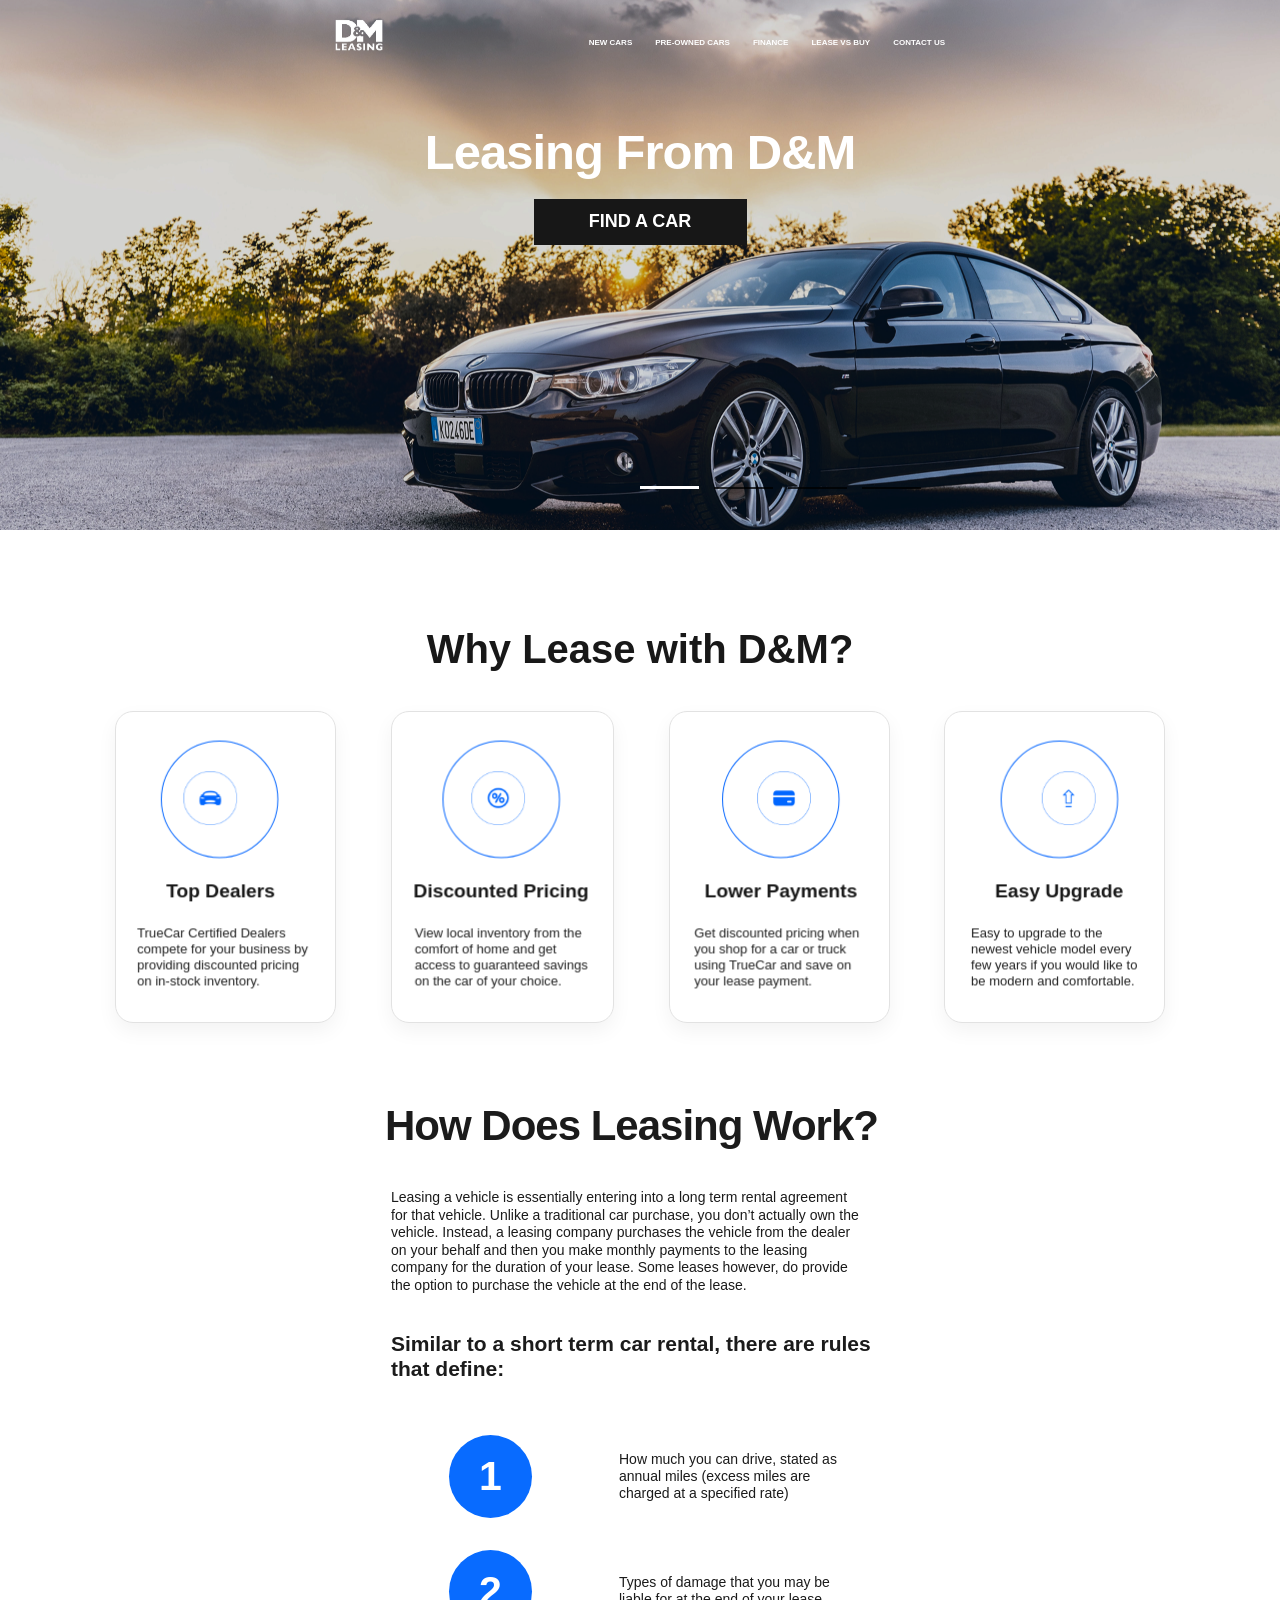
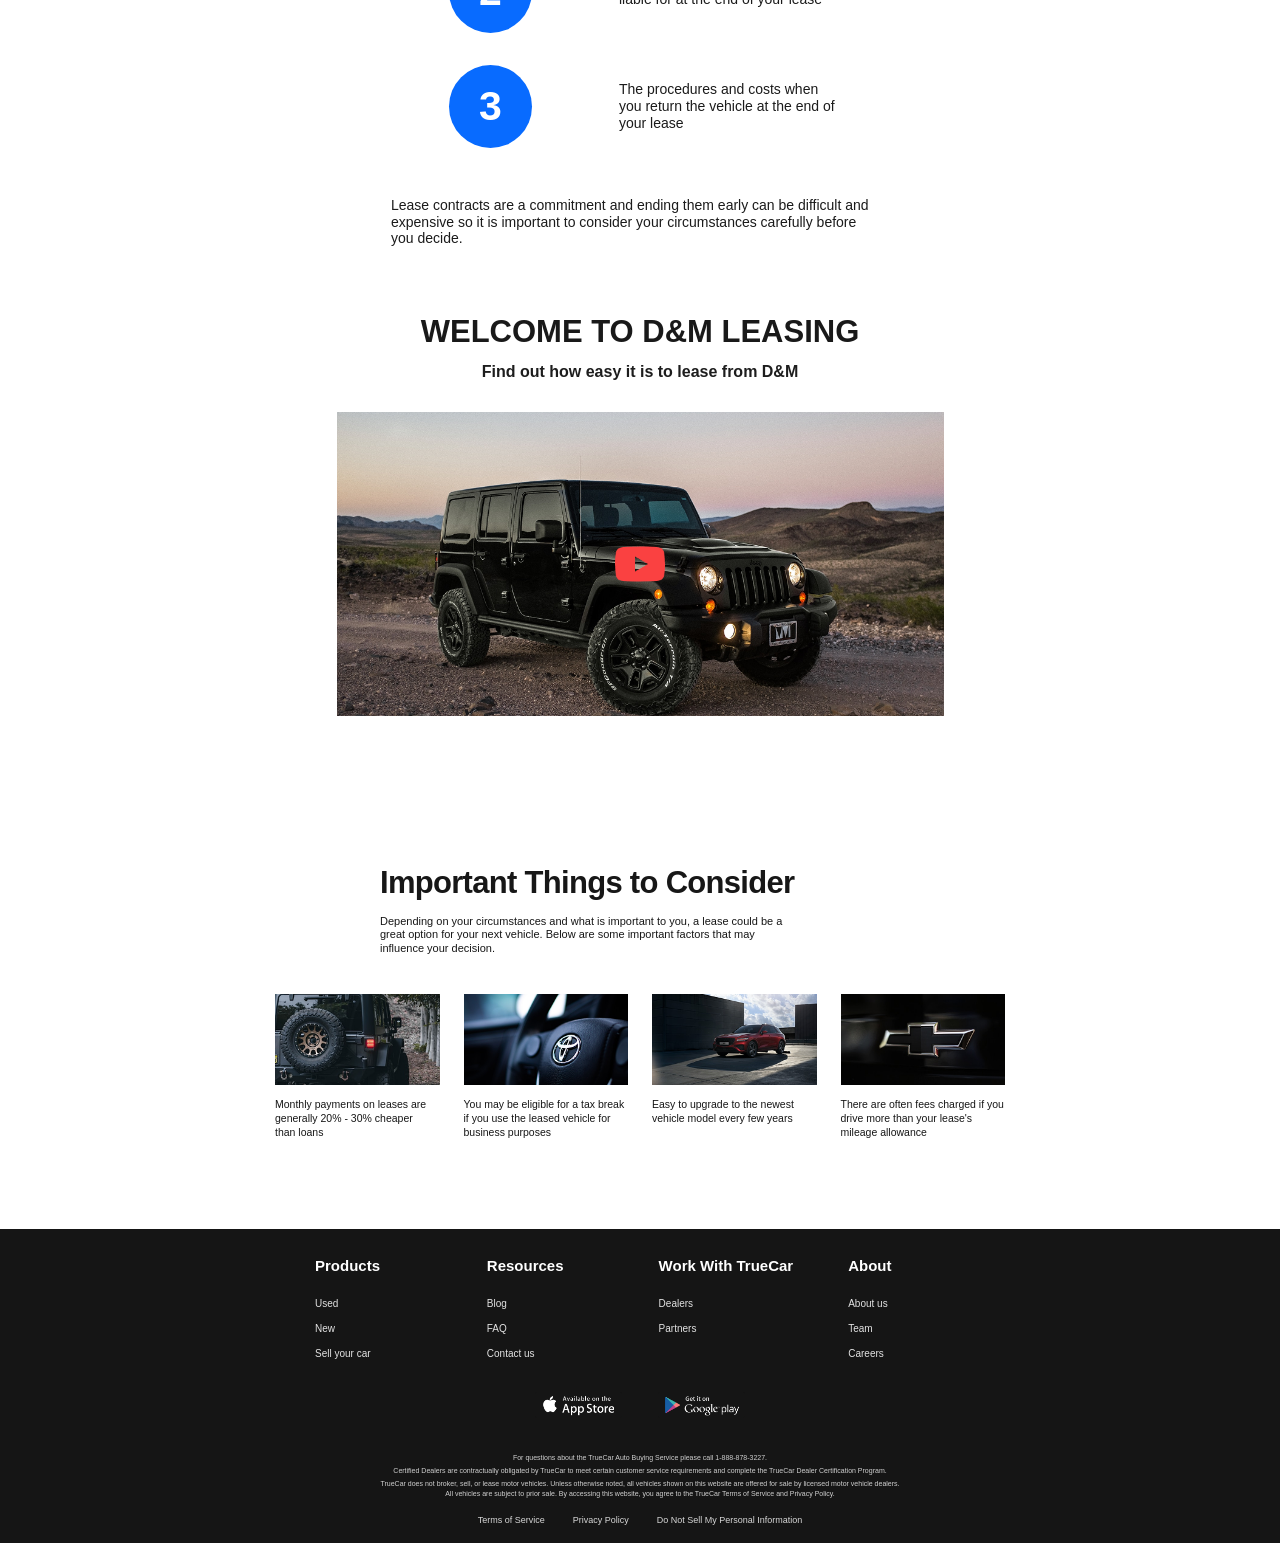
<file: index.html>
<!DOCTYPE html>
<html lang="en">
<head>
    <meta charset="UTF-8">
    <meta name="viewport" content="width=device-width, initial-scale=1.0">
    <title>Document</title>
    <link rel="stylesheet" href="./reset.css">
    <link rel="stylesheet" href="./style.css">
</head>
<body>
    <section class="leasing-hero">

    <div class="hero-overlay"></div>

    <!-- Header -->
    <header class="hero-header">

      <!-- Logo -->
      <a href="#" class="logo">
        <img src="./img/BMWpciture2.png" alt="D&M Leasing">
      </a>

      <!-- Navigation -->
      <nav class="hero-nav">
        <a href="./catalog.html">NEW CARS</a>
        <a href="#">PRE-OWNED CARS</a>
        <a href="#">FINANCE</a>
        <a href="#">LEASE VS BUY</a>
        <a href="./contact.html">CONTACT US</a>
      </nav>

    </header>


    <!-- Main Content -->
    <div class="hero-content">

      <h1>Leasing From D&amp;M</h1>

      <a href="#" class="find-car-btn">
        FIND A CAR
      </a>

    </div>


    <!-- Slider Lines -->
    <div class="hero-slider">
      <span class="slider-line active"></span>
      <span class="slider-line"></span>
      <span class="slider-line"></span>
      <span class="slider-line"></span>
    </div>

  </section>
  <section class="why-lease">
  <div class="why-lease-container">

    <h2>Why Lease with D&amp;M?</h2>

    <div class="lease-benefits">

      <!-- Item 1 -->
      <div class="benefit-card">
        <div class="benefit-icon">
          <img src="./img/BMWicon1.png" alt="Top Dealers">
        </div>

        <h3>Top Dealers</h3>

        <p>
          TrueCar Certified Dealers compete for your business by providing
          discounted pricing on in-stock inventory.
        </p>
      </div>


      <!-- Item 2 -->
      <div class="benefit-card">
        <div class="benefit-icon">
          <img src="./img/BMWicon2.png" alt="Discounted Pricing">
        </div>

        <h3>Discounted Pricing</h3>

        <p>
          View local inventory from the comfort of home and get access to
          guaranteed savings on the car of your choice.
        </p>
      </div>


      <!-- Item 3 -->
      <div class="benefit-card">
        <div class="benefit-icon">
          <img src="./img/BMWicon3.png" alt="Lower Payments">
        </div>

        <h3>Lower Payments</h3>

        <p>
          Get discounted pricing when you shop for a car or truck using
          TrueCar and save on your lease payment.
        </p>
      </div>


      <!-- Item 4 -->
      <div class="benefit-card">
        <div class="benefit-icon">
          <img src="./img/BMWicon4.png" alt="Easy Upgrade">
        </div>

        <h3>Easy Upgrade</h3>

        <p>
          Easy to upgrade to the newest vehicle model every few years if
          you would like to be modern and comfortable.
        </p>
      </div>

    </div>
  </div>
</section>
<section class="leasing-section">
  <div class="leasing-container">

    <h2 class="leasing-title">How Does Leasing Work?</h2>

    <p class="leasing-intro">
      Leasing a vehicle is essentially entering into a long term rental agreement for
      that vehicle. Unlike a traditional car purchase, you don’t actually own the
      vehicle. Instead, a leasing company purchases the vehicle from the dealer
      on your behalf and then you make monthly payments to the leasing
      company for the duration of your lease. Some leases however, do provide
      the option to purchase the vehicle at the end of the lease.
    </p>

    <h3 class="leasing-subtitle">
      Similar to a short term car rental, there are rules<br>
      that define:
    </h3>

    <div class="leasing-rules">

      <div class="leasing-rule">
        <div class="rule-number">1</div>

        <p class="rule-text">
          How much you can drive, stated as
          annual miles (excess miles are
          charged at a specified rate)
        </p>
      </div>

      <div class="leasing-rule">
        <div class="rule-number">2</div>

        <p class="rule-text">
          Types of damage that you may be
          liable for at the end of your lease
        </p>
      </div>

      <div class="leasing-rule">
        <div class="rule-number">3</div>

        <p class="rule-text">
          The procedures and costs when
          you return the vehicle at the end of
          your lease
        </p>
      </div>

    </div>

    <p class="leasing-footer">
      Lease contracts are a commitment and ending them early can be difficult
      and expensive so it is important to consider your circumstances carefully
      before you decide.
    </p>

  </div>
</section>
<section class="leasing-video-section">
  <div class="leasing-video-container">

    <h2 class="leasing-video-title">
      WELCOME TO D&amp;M LEASING
    </h2>

    <p class="leasing-video-subtitle">
      Find out how easy it is to lease from D&amp;M
    </p>

    <a
      href="https://www.youtube.com/watch?v=tluRFoyuHFY"
      target="_blank"
      rel="noopener noreferrer"
      class="leasing-video"
      aria-label="Watch D&M Leasing video on YouTube"
    >
      <img
        src="./img/VideoJeep.png"
        alt="D&M Leasing Jeep"
        class="leasing-video-image"
      >

      <img
        src="./img/Youtube.png"
        alt=""
        class="leasing-youtube-logo"
      >
    </a>

  </div>
</section>
<section class="consider-section">
  <div class="consider-container">

    <div class="consider-header">
      <h2>Important Things to Consider</h2>

      <p>
        Depending on your circumstances and what is important to you, a lease
        could be a great option for your next vehicle. Below are some important
        factors that may influence your decision.
      </p>
    </div>

    <div class="consider-grid">

      <article class="consider-card">
        <div class="consider-image">
          <img src="./img/Jeep1.png" alt="Jeep leasing">
        </div>

        <p>
          Monthly payments on leases are generally 20% - 30% cheaper than loans
        </p>
      </article>


      <article class="consider-card">
        <div class="consider-image">
          <img src="./img/Jeep2.png" alt="Vehicle leasing">
        </div>

        <p>
          You may be eligible for a tax break if you use the leased vehicle for
          business purposes
        </p>
      </article>


      <article class="consider-card">
        <div class="consider-image">
          <img src="./img/Jeep3.png" alt="New vehicle">
        </div>

        <p>
          Easy to upgrade to the newest vehicle model every few years
        </p>
      </article>


      <article class="consider-card">
        <div class="consider-image">
          <img src="./img/Jeep4.png" alt="Car leasing">
        </div>

        <p>
          There are often fees charged if you drive more than your lease's
          mileage allowance
        </p>
      </article>

    </div>

  </div>
</section>
<footer class="site-footer">
  <div class="footer-container">

    <div class="footer-links-grid">

      <div class="footer-column">
        <h3>Products</h3>

        <a href="#">Used</a>
        <a href="#">New</a>
        <a href="#">Sell your car</a>
      </div>

      <div class="footer-column">
        <h3>Resources</h3>

        <a href="#">Blog</a>
        <a href="#">FAQ</a>
        <a href="#">Contact us</a>
      </div>

      <div class="footer-column">
        <h3>Work With TrueCar</h3>

        <a href="#">Dealers</a>
        <a href="#">Partners</a>
      </div>

      <div class="footer-column">
        <h3>About</h3>

        <a href="#">About us</a>
        <a href="#">Team</a>
        <a href="#">Careers</a>
      </div>

    </div>


    <div class="footer-apps">

      <a href="#" class="footer-app-link">
        <img
          src="./img/Appstore.png"
          alt="Download on the App Store"
          class="footer-app-image"
        >
      </a>

      <a href="#" class="footer-app-link">
        <img
          src="./img/GooglePlay.png"
          alt="Get it on Google Play"
          class="footer-app-image"
        >
      </a>

    </div>


    <div class="footer-legal">
      <p>
        For questions about the TrueCar Auto Buying Service please call
        1-888-878-3227.
      </p>

      <p>
        Certified Dealers are contractually obligated by TrueCar to meet
        certain customer service requirements and complete the TrueCar Dealer
        Certification Program.
      </p>

      <p>
        TrueCar does not broker, sell, or lease motor vehicles. Unless
        otherwise noted, all vehicles shown on this website are offered for
        sale by licensed motor vehicle dealers. All vehicles are subject to
        prior sale. By accessing this website, you agree to the TrueCar Terms
        of Service and Privacy Policy.
      </p>
    </div>


    <div class="footer-bottom">
      <a href="#">Terms of Service</a>
      <a href="#">Privacy Policy</a>
      <a href="#">Do Not Sell My Personal Information</a>
    </div>

  </div>
</footer>



    
</body>
</html>
</file>
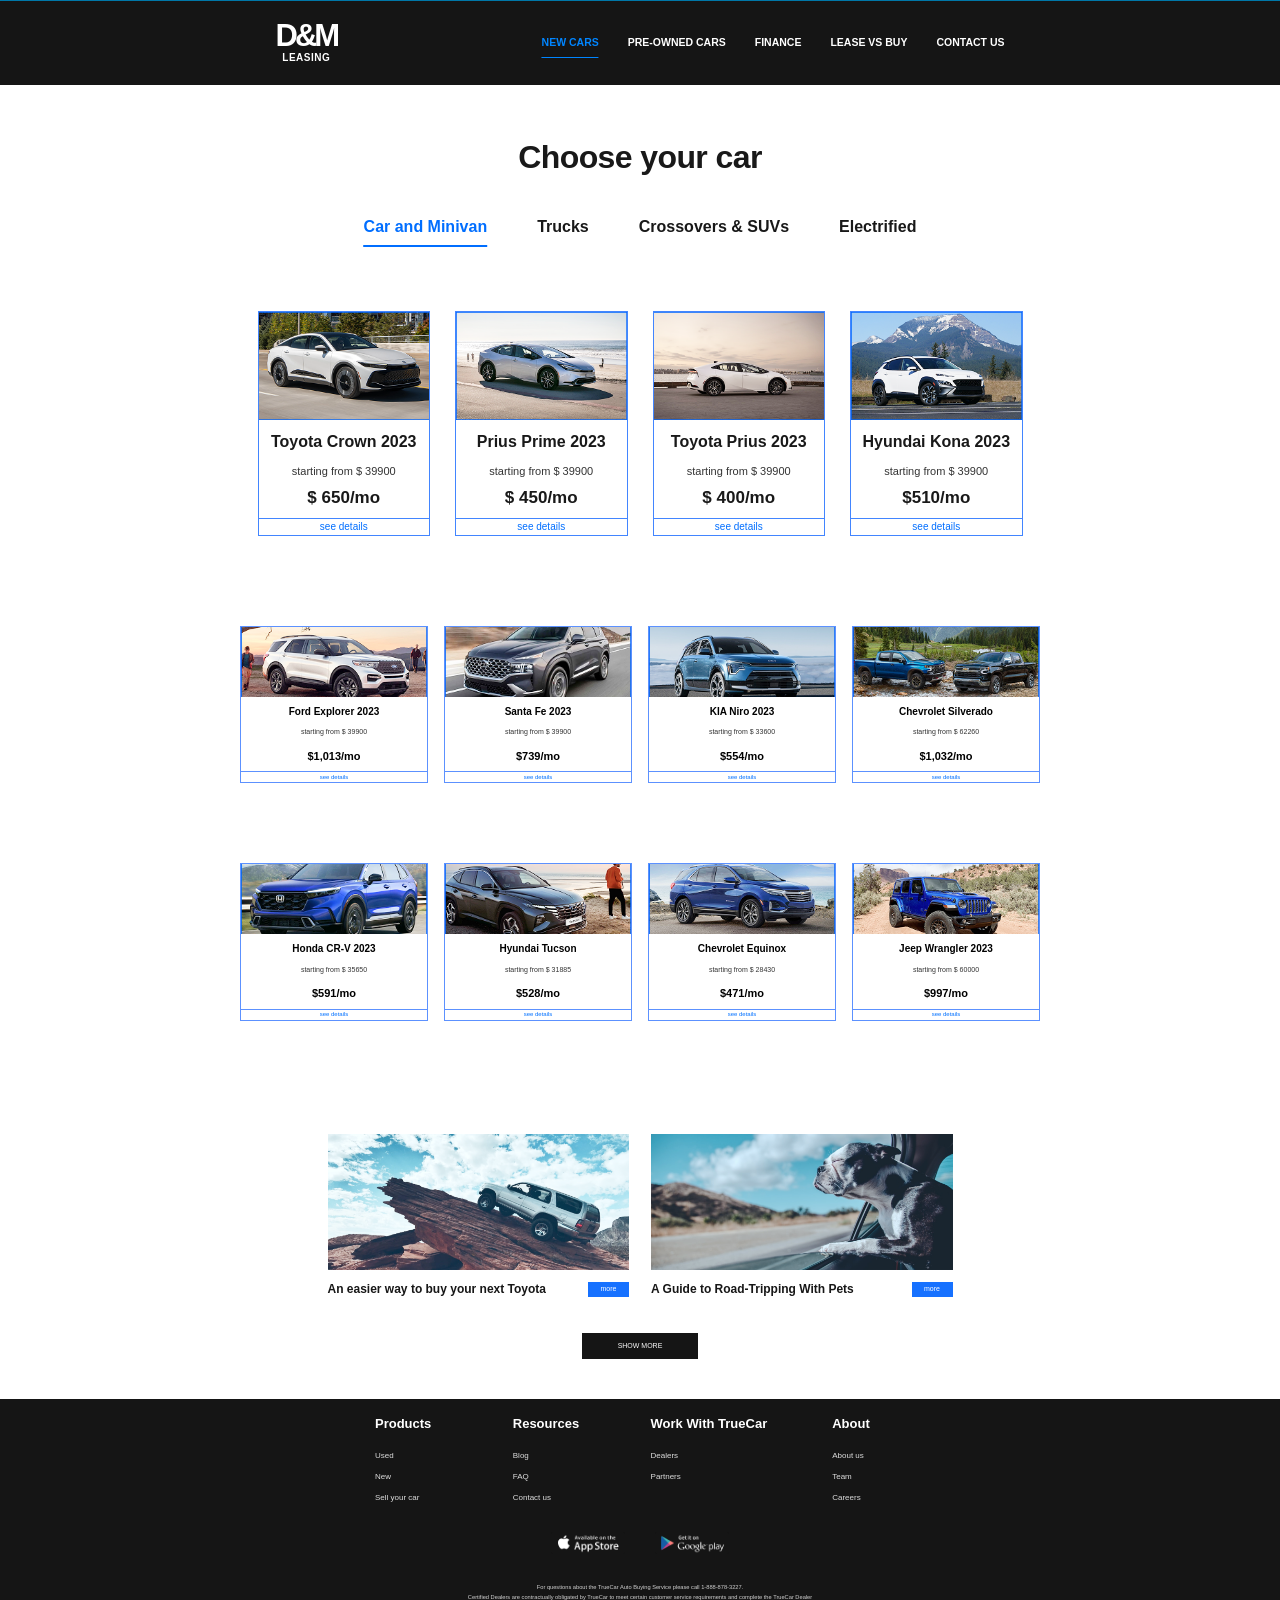
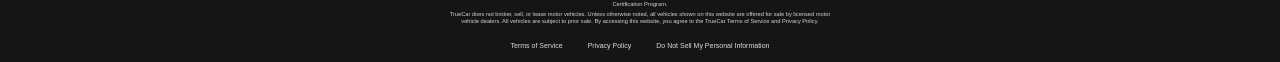
<file: catalog.html>
<!DOCTYPE html>
<html lang="en">
<head>
    <meta charset="UTF-8">
    <meta name="viewport" content="width=device-width, initial-scale=1.0">
    <title>Document</title>
        <link rel="stylesheet" href="./reset.css">
    <link rel="stylesheet" href="./style.css">
</head>
<body>
    <header class="main-header">
  <div class="header-container">

    <a href="index.html" class="header-logo">
      <span class="logo-main">D&amp;M</span>
      <span class="logo-small">LEASING</span>
    </a>

    <nav class="header-nav">
      <a href="#" class="active">NEW CARS</a>
      <a href="#">PRE-OWNED CARS</a>
      <a href="#">FINANCE</a>
      <a href="#">LEASE VS BUY</a>
      <a href="./contact.html">CONTACT US</a>
    </nav>

  </div>
</header>
<section class="cars-section">
  <div class="cars-container">

    <h2 class="cars-title">Choose your car</h2>

    <div class="cars-tabs">
      <button class="car-tab active">Car and Minivan</button>
      <button class="car-tab">Trucks</button>
      <button class="car-tab">Crossovers &amp; SUVs</button>
      <button class="car-tab">Electrified</button>
    </div>

    <div class="cars-grid">

      <!-- CAR 1 -->
      <article class="car-card">
        <div class="car-image-box">
          <img src="./img/Car1.png" alt="Toyota Crown 2023">
        </div>

        <div class="car-content">
          <h3>Toyota Crown 2023</h3>

          <p class="car-starting">
            starting from $ 39900
          </p>

          <p class="car-price">
            $ 650/mo
          </p>
        </div>

        <a href="#" class="car-details">see details</a>
      </article>


      <!-- CAR 2 -->
      <article class="car-card">
        <div class="car-image-box">
          <img src="./img/Car2.png" alt="Prius Prime 2023">
        </div>

        <div class="car-content">
          <h3>Prius Prime 2023</h3>

          <p class="car-starting">
            starting from $ 39900
          </p>

          <p class="car-price">
            $ 450/mo
          </p>
        </div>

        <a href="#" class="car-details">see details</a>
      </article>


      <!-- CAR 3 -->
      <article class="car-card">
        <div class="car-image-box">
          <img src="./img/Car3.png" alt="Toyota Prius 2023">
        </div>

        <div class="car-content">
          <h3>Toyota Prius 2023</h3>

          <p class="car-starting">
            starting from $ 39900
          </p>

          <p class="car-price">
            $ 400/mo
          </p>
        </div>

        <a href="#" class="car-details">see details</a>
      </article>


      <!-- CAR 4 -->
      <article class="car-card">
        <div class="car-image-box">
          <img src="./img/Car4.png" alt="Hyundai Kona 2023">
        </div>

        <div class="car-content">
          <h3>Hyundai Kona 2023</h3>

          <p class="car-starting">
            starting from $ 39900
          </p>

          <p class="car-price">
            $510/mo
          </p>
        </div>

        <a href="#" class="car-details">see details</a>
      </article>

    </div>

  </div>
</section>
<section class="vehicle-row-section">
  <div class="vehicle-row">

    <!-- FORD EXPLORER -->
    <article class="vehicle-card">
      <div class="vehicle-image">
        <img src="./img/1_car.png" alt="Ford Explorer 2023">
      </div>

      <div class="vehicle-info">
        <h3>Ford Explorer 2023</h3>

        <p class="vehicle-starting">
          starting from $ 39900
        </p>

        <p class="vehicle-price">
          $1,013/mo
        </p>
      </div>

      <a href="#" class="vehicle-details">see details</a>
    </article>


    <!-- SANTA FE -->
    <article class="vehicle-card">
      <div class="vehicle-image">
        <img src="./img/2_car.png" alt="Santa Fe 2023">
      </div>

      <div class="vehicle-info">
        <h3>Santa Fe 2023</h3>

        <p class="vehicle-starting">
          starting from $ 39900
        </p>

        <p class="vehicle-price">
          $739/mo
        </p>
      </div>

      <a href="#" class="vehicle-details">see details</a>
    </article>


    <!-- KIA NIRO -->
    <article class="vehicle-card">
      <div class="vehicle-image">
        <img src="./img/3_car.png" alt="KIA Niro 2023">
      </div>

      <div class="vehicle-info">
        <h3>KIA Niro 2023</h3>

        <p class="vehicle-starting">
          starting from $ 33600
        </p>

        <p class="vehicle-price">
          $554/mo
        </p>
      </div>

      <a href="#" class="vehicle-details">see details</a>
    </article>


    <!-- CHEVROLET SILVERADO -->
    <article class="vehicle-card">
      <div class="vehicle-image">
        <img src="./img/4_car.png" alt="Chevrolet Silverado">
      </div>

      <div class="vehicle-info">
        <h3>Chevrolet Silverado</h3>

        <p class="vehicle-starting">
          starting from $ 62260
        </p>

        <p class="vehicle-price">
          $1,032/mo
        </p>
      </div>

      <a href="#" class="vehicle-details">see details</a>
    </article>

  </div>
</section>
<section class="vehicle-row-section">
  <div class="vehicle-row">

    <!-- HONDA CR-V -->
    <article class="vehicle-card">
      <div class="vehicle-image">
        <img src="./img/rac1.png" alt="Honda CR-V 2023">
      </div>

      <div class="vehicle-info">
        <h3>Honda CR-V 2023</h3>

        <p class="vehicle-starting">
          starting from $ 35650
        </p>

        <p class="vehicle-price">
          $591/mo
        </p>
      </div>

      <a href="#" class="vehicle-details">see details</a>
    </article>


    <!-- HYUNDAI TUCSON -->
    <article class="vehicle-card">
      <div class="vehicle-image">
        <img src="./img/rac2.png" alt="Hyundai Tucson">
      </div>

      <div class="vehicle-info">
        <h3>Hyundai Tucson</h3>

        <p class="vehicle-starting">
          starting from $ 31885
        </p>

        <p class="vehicle-price">
          $528/mo
        </p>
      </div>

      <a href="#" class="vehicle-details">see details</a>
    </article>


    <!-- CHEVROLET EQUINOX -->
    <article class="vehicle-card">
      <div class="vehicle-image">
        <img src="./img/rac3.png" alt="Chevrolet Equinox">
      </div>

      <div class="vehicle-info">
        <h3>Chevrolet Equinox</h3>

        <p class="vehicle-starting">
          starting from $ 28430
        </p>

        <p class="vehicle-price">
          $471/mo
        </p>
      </div>

      <a href="#" class="vehicle-details">see details</a>
    </article>


    <!-- JEEP WRANGLER -->
    <article class="vehicle-card">
      <div class="vehicle-image">
        <img src="./img/rac4.png" alt="Jeep Wrangler 2023">
      </div>

      <div class="vehicle-info">
        <h3>Jeep Wrangler 2023</h3>

        <p class="vehicle-starting">
          starting from $ 60000
        </p>

        <p class="vehicle-price">
          $997/mo
        </p>
      </div>

      <a href="#" class="vehicle-details">see details</a>
    </article>

  </div>
</section>
<section class="blog-section">
  <div class="blog-container">

    <div class="blog-grid">

      <!-- BLOG 1 -->
      <article class="blog-card">
        <div class="blog-image-wrap">
          <img src="./img/TRIP1.png" alt="Toyota off-road article">
        </div>

        <div class="blog-info">
          <h3>An easier way to buy your next Toyota</h3>

          <a href="#" class="blog-more">
            more
          </a>
        </div>
      </article>


      <!-- BLOG 2 -->
      <article class="blog-card">
        <div class="blog-image-wrap">
          <img src="./img/Trip2.png" alt="Road trip with pets article">
        </div>

        <div class="blog-info">
          <h3>A Guide to Road-Tripping With Pets</h3>

          <a href="#" class="blog-more">
            more
          </a>
        </div>
      </article>

    </div>


    <div class="blog-show-more-wrap">
      <a href="#" class="blog-show-more">
        SHOW MORE
      </a>
    </div>

  </div>
</section>
<footer class="dm-footer">
  <div class="dm-footer-container">

    <div class="dm-footer-links">

      <div class="dm-footer-column">
        <h3>Products</h3>
        <a href="#">Used</a>
        <a href="#">New</a>
        <a href="#">Sell your car</a>
      </div>

      <div class="dm-footer-column">
        <h3>Resources</h3>
        <a href="#">Blog</a>
        <a href="#">FAQ</a>
        <a href="#">Contact us</a>
      </div>

      <div class="dm-footer-column">
        <h3>Work With TrueCar</h3>
        <a href="#">Dealers</a>
        <a href="#">Partners</a>
      </div>

      <div class="dm-footer-column">
        <h3>About</h3>
        <a href="#">About us</a>
        <a href="#">Team</a>
        <a href="#">Careers</a>
      </div>

    </div>


    <!-- STORE IMAGES -->
    <div class="dm-store-buttons">

      <a href="#" class="dm-store-link">
        <img src="./img/Appstore.png"App Store">
      </a>

      <a href="#" class="dm-store-link">
        <img src="./img/GooglePlay.png"Google Play">
      </a>

    </div>


    <!-- LEGAL TEXT -->
    <div class="dm-footer-legal">
      <p>
        For questions about the TrueCar Auto Buying Service please call
        1-888-878-3227.
      </p>

      <p>
        Certified Dealers are contractually obligated by TrueCar to meet certain
        customer service requirements and complete the TrueCar Dealer
        Certification Program.
      </p>

      <p>
        TrueCar does not broker, sell, or lease motor vehicles. Unless otherwise
        noted, all vehicles shown on this website are offered for sale by
        licensed motor vehicle dealers. All vehicles are subject to prior sale.
        By accessing this website, you agree to the TrueCar Terms of Service and
        Privacy Policy.
      </p>
    </div>


    <div class="dm-footer-bottom">
      <a href="#">Terms of Service</a>
      <a href="#">Privacy Policy</a>
      <a href="#">Do Not Sell My Personal Information</a>
    </div>

  </div>
</footer>
</body>
</html>
</file>
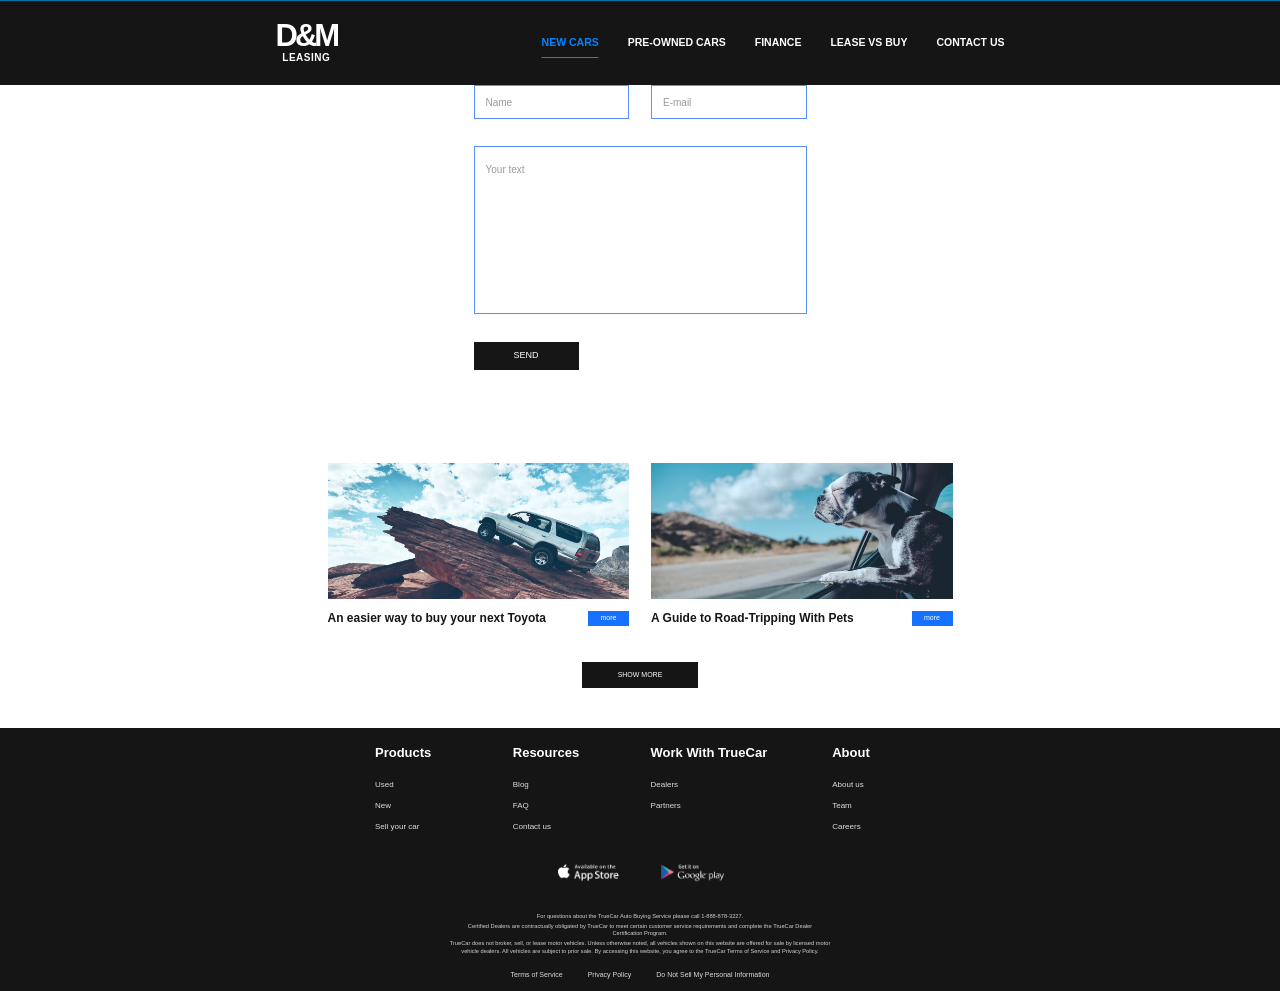
<file: contact.html>
<!DOCTYPE html>
<html lang="en">
<head>
    <meta charset="UTF-8">
    <meta name="viewport" content="width=device-width, initial-scale=1.0">
    <title>Document</title>
           <link rel="stylesheet" href="./reset.css">
    <link rel="stylesheet" href="./style.css">
</head>
<body>
      <header class="main-header">
  <div class="header-container">

    <a href="index.html" class="header-logo">
      <span class="logo-main">D&amp;M</span>
      <span class="logo-small">LEASING</span>
    </a>

    <nav class="header-nav">
      <a href="#" class="active">NEW CARS</a>
      <a href="#">PRE-OWNED CARS</a>
      <a href="#">FINANCE</a>
      <a href="#">LEASE VS BUY</a>
      <a href="./contact.html">CONTACT US</a>
    </nav>

  </div>
</header>
<form class="contact-form" id="contactForm">

  <div class="contact-row">
    <input
      type="text"
      name="name"
      placeholder="Name"
      class="contact-input"
      id="contactName"
      required
    >

    <input
      type="email"
      name="email"
      placeholder="E-mail"
      class="contact-input"
      id="contactEmail"
      required
    >
  </div>

  <textarea
    name="message"
    placeholder="Your text"
    class="contact-textarea"
    id="contactMessage"
    required
  ></textarea>

  <button type="submit" class="contact-submit" id="contactSubmit">
    SEND
  </button>

  <p class="contact-status" id="contactStatus"></p>

</form>
<section class="blog-section">
  <div class="blog-container">

    <div class="blog-grid">

      <!-- BLOG 1 -->
      <article class="blog-card">
        <div class="blog-image-wrap">
          <img src="./img/TRIP1.png" alt="Toyota off-road article">
        </div>

        <div class="blog-info">
          <h3>An easier way to buy your next Toyota</h3>

          <a href="#" class="blog-more">
            more
          </a>
        </div>
      </article>


      <!-- BLOG 2 -->
      <article class="blog-card">
        <div class="blog-image-wrap">
          <img src="./img/Trip2.png" alt="Road trip with pets article">
        </div>

        <div class="blog-info">
          <h3>A Guide to Road-Tripping With Pets</h3>

          <a href="#" class="blog-more">
            more
          </a>
        </div>
      </article>

    </div>


    <div class="blog-show-more-wrap">
      <a href="#" class="blog-show-more">
        SHOW MORE
      </a>
    </div>

  </div>
</section>
<footer class="dm-footer">
  <div class="dm-footer-container">

    <div class="dm-footer-links">

      <div class="dm-footer-column">
        <h3>Products</h3>
        <a href="#">Used</a>
        <a href="#">New</a>
        <a href="#">Sell your car</a>
      </div>

      <div class="dm-footer-column">
        <h3>Resources</h3>
        <a href="#">Blog</a>
        <a href="#">FAQ</a>
        <a href="#">Contact us</a>
      </div>

      <div class="dm-footer-column">
        <h3>Work With TrueCar</h3>
        <a href="#">Dealers</a>
        <a href="#">Partners</a>
      </div>

      <div class="dm-footer-column">
        <h3>About</h3>
        <a href="#">About us</a>
        <a href="#">Team</a>
        <a href="#">Careers</a>
      </div>

    </div>


    <!-- STORE IMAGES -->
    <div class="dm-store-buttons">

      <a href="#" class="dm-store-link">
        <img src="./img/Appstore.png"App Store">
      </a>

      <a href="#" class="dm-store-link">
        <img src="./img/GooglePlay.png"Google Play">
      </a>

    </div>


    <!-- LEGAL TEXT -->
    <div class="dm-footer-legal">
      <p>
        For questions about the TrueCar Auto Buying Service please call
        1-888-878-3227.
      </p>

      <p>
        Certified Dealers are contractually obligated by TrueCar to meet certain
        customer service requirements and complete the TrueCar Dealer
        Certification Program.
      </p>

      <p>
        TrueCar does not broker, sell, or lease motor vehicles. Unless otherwise
        noted, all vehicles shown on this website are offered for sale by
        licensed motor vehicle dealers. All vehicles are subject to prior sale.
        By accessing this website, you agree to the TrueCar Terms of Service and
        Privacy Policy.
      </p>
    </div>


    <div class="dm-footer-bottom">
      <a href="#">Terms of Service</a>
      <a href="#">Privacy Policy</a>
      <a href="#">Do Not Sell My Personal Information</a>
    </div>

  </div>
</footer>
 <script src="./js.js"></script>   
 
</body>
</html>
</file>
<file: style.css>
/* =========================
   RESET
========================= */

* {
  margin: 0;
  padding: 0;
  box-sizing: border-box;
}

html,
body {
  width: 100%;
  min-height: 100%;
}

body {
  font-family: Arial, Helvehicle-cardetica, sans-serif;
}


/* =========================
   HERO SECTION
========================= */

.leasing-hero {
  position: relative;

  width: 100%;
  height: 530px;

  background-image: url("./img/BMWpicture1.png");
  background-size: cover;
  background-position: center center;
  background-repeat: no-repeat;

  overflow: hidden;
}


/* Slight dark overlay */

.hero-overlay {
  position: absolute;
  inset: 0;

  background: rgba(0, 0, 0, 0.15);

  z-index: 1;
}


/* =========================
   HEADER
========================= */

.hero-header {
  position: relative;
  z-index: 10;

  width: 63%;
  max-width: 610px;

  margin: 0 auto;

  padding-top: 19px;

  display: flex;
  align-items: flex-start;
  justify-content: space-between;
}


/* =========================
   LOGO
========================= */

.logo {
  width: 48px;

  display: block;
}

.logo img {
  display: block;

  width: 100%;
  height: auto;

  object-fit: contain;
}


/* =========================
   NAVIGATION
========================= */

.hero-nav {
  display: flex;
  align-items: center;

  gap: 23px;

  padding-top: 18px;
}

.hero-nav a {
  position: relative;

  color: #ffffff;

  font-size: 8px;
  font-weight: 700;

  text-decoration: none;

  white-space: nowrap;

  transition:
    opacity 0.25s ease,
    transform 0.25s ease;
}

.hero-nav a:hover {
  opacity: 0.7;
  transform: translateY(-1px);
}


/* =========================
   HERO CONTENT
========================= */

.hero-content {
  position: relative;
  z-index: 5;

  display: flex;
  flex-direction: column;
  align-items: center;

  margin-top: 77px;

  text-align: center;
}


/* Main title */

.hero-content h1 {
  color: #ffffff;

  font-size: 49px;
  line-height: 1;

  font-weight: 700;

  margin-bottom: 22px;

  letter-spacing: -1px;
}


/* =========================
   BUTTON
========================= */

.find-car-btn {
  width: 213px;
  height: 46px;

  display: flex;
  align-items: center;
  justify-content: center;

  background: #171717;

  color: #ffffff;

  font-size: 18px;
  font-weight: 700;

  text-decoration: none;

  transition:
    background 0.25s ease,
    color 0.25s ease,
    transform 0.25s ease;
}

.find-car-btn:hover {
  background: #ffffff;
  color: #171717;

  transform: translateY(-2px);
}


/* =========================
   SLIDER INDICATORS
========================= */

.hero-slider {
  position: absolute;

  z-index: 10;

  left: 50%;
  bottom: 41px;

  transform: translateX(-50%);

  display: flex;
  align-items: center;

  gap: 15px;
}

.slider-line {
  display: block;

  width: 59px;
  height: 2px;

  background: rgba(0, 0, 0, 0.75);
}

.slider-line.active {
  background: #ffffff;
  height: 3px;
}


/* =========================
   RESPONSIVE
========================= */

@media (max-width: 900px) {

  .hero-header {
    width: 90%;
  }

  .hero-nav {
    gap: 15px;
  }

  .hero-content h1 {
    font-size: 42px;
  }

}


@media (max-width: 700px) {

  .leasing-hero {
    height: 520px;

    background-position: 60% center;
  }

  .hero-header {
    width: 90%;

    align-items: center;
  }

  .hero-nav {
    display: none;
  }

  .logo {
    width: 50px;
  }

  .hero-content {
    margin-top: 100px;
  }

  .hero-content h1 {
    font-size: 36px;

    margin-bottom: 25px;
  }

  .find-car-btn {
    width: 200px;
    height: 46px;

    font-size: 16px;
  }

  .hero-slider {
    bottom: 30px;

    gap: 10px;
  }

  .slider-line {
    width: 45px;
  }

}


@media (max-width: 450px) {

  .leasing-hero {
    height: 500px;
  }

  .hero-content h1 {
    font-size: 30px;
  }

  .find-car-btn {
    width: 185px;
  }

  .slider-line {
    width: 35px;
  }

}
/* =========================
   WHY LEASE SECTION
========================= */

.why-lease {
  width: 100%;
  background: #ffffff;

  padding: 95px 40px 20px;
}

.why-lease-container {
  width: 100%;
  max-width: 1050px;

  margin: 0 auto;
}


/* Title */

.why-lease h2 {
  text-align: center;

  color: #181818;

  font-size: 40px;
  line-height: 1.2;
  font-weight: 700;

  margin-bottom: 38px;
}


/* Cards row */

.lease-benefits {
  display: grid;
  grid-template-columns: repeat(4, 1fr);

  gap: 55px;

  align-items: start;
}


/* Each card */

.benefit-card {
  text-align: left;
}


/* Icon circle */

.benefit-icon {
  width: 116px;
  height: 116px;

  border: 1.5px solid #0868ff;
  border-radius: 50%;

  display: flex;
  align-items: center;
  justify-content: center;

  margin: 0 auto 22px;
}


/* Actual icon */

.benefit-icon img {
  width: 52px;
  height: 52px;

  object-fit: contain;
}


/* Card title */

.benefit-card h3 {
  color: #181818;

  font-size: 19px;
  font-weight: 700;
  line-height: 1.2;

  text-align: center;

  margin-bottom: 22px;

  white-space: nowrap;
}


/* Description */

.benefit-card p {
  color: #202020;

  font-size: 13px;
  line-height: 1.22;

  font-weight: 400;
}


/* =========================
   RESPONSIVE
========================= */

@media (max-width: 900px) {

  .why-lease {
    padding: 70px 30px;
  }

  .lease-benefits {
    grid-template-columns: repeat(2, 1fr);

    gap: 55px 70px;
  }

  .benefit-card {
    max-width: 300px;

    margin: 0 auto;
  }
}


@media (max-width: 600px) {

  .why-lease {
    padding: 55px 25px;
  }

  .why-lease h2 {
    font-size: 32px;

    margin-bottom: 40px;
  }

  .lease-benefits {
    grid-template-columns: 1fr;

    gap: 45px;
  }

  .benefit-card {
    width: 100%;
    max-width: 320px;

    text-align: center;
  }

  .benefit-card h3 {
    white-space: normal;

    margin-bottom: 14px;
  }

  .benefit-card p {
    font-size: 14px;
    line-height: 1.4;
  }
}
.leasing-section {
  width: 100%;
  background: #ffffff;
  padding: 60px 20px 38px;
  font-family: Arial, Helvetica, sans-serif;
  color: #1b1b1b;
}

.leasing-container {
  width: 100%;
  max-width: 510px;
  margin: 0 auto;
}

.leasing-title {
  margin: 0 0 40px;
  font-size: 42px;
  line-height: 1.1;
  font-weight: 700;
  letter-spacing: -1px;
}

.leasing-intro {
  max-width: 470px;
  margin: 0 0 38px 6px;
  font-size: 14px;
  line-height: 1.25;
}

.leasing-subtitle {
  margin: 0 0 38px 6px;
  font-size: 21px;
  line-height: 1.15;
  font-weight: 700;
}

.leasing-rules {
  width: 100%;
}

.leasing-rule {
  display: grid;
  grid-template-columns: 170px 1fr;
  align-items: center;
  min-height: 115px;
  margin-bottom: 0;
  padding-left: 64px;
}

.rule-number {
  width: 83px;
  height: 83px;

  display: flex;
  align-items: center;
  justify-content: center;

  border-radius: 50%;
  background: #086bff;

  color: #ffffff;
  font-size: 41px;
  line-height: 1;
  font-weight: 700;
}

.rule-text {
  width: 220px;
  margin: 0;

  font-size: 14px;
  line-height: 1.2;
}

.leasing-footer {
  max-width: 480px;
  margin: 33px 0 0 6px;

  font-size: 14px;
  line-height: 1.2;
}


/* Responsive */
@media (max-width: 600px) {
  .leasing-section {
    padding: 45px 24px;
  }

  .leasing-title {
    font-size: 34px;
    margin-bottom: 30px;
  }

  .leasing-rule {
    grid-template-columns: 100px 1fr;
    padding-left: 20px;
    min-height: 110px;
  }

  .rule-number {
    width: 72px;
    height: 72px;
    font-size: 34px;
  }

  .rule-text {
    width: auto;
  }
}
.leasing-video-section {
  width: 100%;
  background: #ffffff;
  padding: 28px 20px 70px;
  font-family: Arial, Helvetica, sans-serif;
}

.leasing-video-container {
  width: 100%;
  max-width: 850px;
  margin: 0 auto;
  text-align: center;
}

.leasing-video-title {
  margin: 0;
  color: #191919;
  font-size: 31px;
  line-height: 1.2;
  font-weight: 800;
}

.leasing-video-subtitle {
  margin: 12px 0 29px;
  color: #1d1d1d;
  font-size: 16px;
  line-height: 1.3;
  font-weight: 700;
}


/* VIDEO */

.leasing-video {
  position: relative;
  display: block;

  width: 100%;
  max-width: 607px;
  margin: 0 auto;

  overflow: hidden;

  text-decoration: none;
  cursor: pointer;
}

.leasing-video-image {
  display: block;
  width: 100%;
  height: auto;

  transition:
    transform 0.55s cubic-bezier(0.22, 1, 0.36, 1),
    filter 0.4s ease;
}


/* YOUTUBE BUTTON */

.leasing-youtube-logo {
  position: absolute;

  top: 50%;
  left: 50%;

  width: 50px;
  height: auto;

  transform: translate(-50%, -50%);
  transform-origin: center;

  transition:
    transform 0.35s cubic-bezier(0.22, 1, 0.36, 1),
    filter 0.35s ease;

  pointer-events: none;
}


/* SMOOTH HOVER */

.leasing-video:hover .leasing-video-image {
  transform: scale(1.025);
  filter: brightness(0.92);
}

.leasing-video:hover .leasing-youtube-logo {
  transform: translate(-50%, -50%) scale(1.12);
}


/* CLICK */

.leasing-video:active .leasing-youtube-logo {
  transform: translate(-50%, -50%) scale(0.95);
}


/* KEYBOARD */

.leasing-video:focus-visible {
  outline: 3px solid #111;
  outline-offset: 5px;
}


/* MOBILE */

@media (max-width: 700px) {
  .leasing-video-section {
    padding: 25px 20px 50px;
  }

  .leasing-video-title {
    font-size: 26px;
  }

  .leasing-video-subtitle {
    font-size: 15px;
    margin-bottom: 24px;
  }

  .leasing-youtube-logo {
    width: 46px;
  }
}

@media (max-width: 450px) {
  .leasing-video-title {
    font-size: 22px;
  }

  .leasing-video-subtitle {
    font-size: 14px;
  }

  .leasing-youtube-logo {
    width: 42px;
  }
}
.consider-section {
  width: 100%;
  background: #fff;
  padding: 80px 20px 90px;

  font-family: Arial, Helvetica, sans-serif;
  color: #171717;
}

.consider-container {
  width: 100%;
  max-width: 730px;
  margin: 0 auto;
}


/* HEADER */

.consider-header {
  max-width: 520px;
  margin: 0 auto 38px;
}

.consider-header h2 {
  margin: 0 0 15px;

  font-size: 31px;
  line-height: 1.1;
  font-weight: 800;
  letter-spacing: -0.7px;
}

.consider-header p {
  margin: 0;

  max-width: 410px;

  font-size: 11px;
  line-height: 1.25;
}


/* CARDS */

.consider-grid {
  display: grid;
  grid-template-columns: repeat(4, 1fr);
  gap: 24px;
}

.consider-card {
  min-width: 0;

  transition:
    transform 0.4s cubic-bezier(0.22, 1, 0.36, 1),
    opacity 0.4s ease;
}

.consider-image {
  width: 100%;
  aspect-ratio: 1.8 / 1;

  overflow: hidden;
  background: #eeeeee;
}

.consider-image img {
  display: block;

  width: 100%;
  height: 100%;

  object-fit: cover;

  transition:
    transform 0.6s cubic-bezier(0.22, 1, 0.36, 1),
    filter 0.5s ease;
}

.consider-card p {
  margin: 13px 0 0;

  font-size: 10.5px;
  line-height: 1.3;

  transition: transform 0.4s ease;
}


/* SMOOTH HOVER */

.consider-card:hover {
  transform: translateY(-5px);
}

.consider-card:hover .consider-image img {
  transform: scale(1.06);
  filter: brightness(0.92);
}

.consider-card:hover p {
  transform: translateY(2px);
}


/* RESPONSIVE */

@media (max-width: 800px) {
  .consider-container {
    max-width: 620px;
  }

  .consider-grid {
    grid-template-columns: repeat(2, 1fr);
    gap: 30px 20px;
  }

  .consider-card p {
    font-size: 12px;
  }
}


@media (max-width: 500px) {
  .consider-section {
    padding: 55px 20px 65px;
  }

  .consider-header {
    margin-bottom: 30px;
  }

  .consider-header h2 {
    font-size: 27px;
  }

  .consider-header p {
    font-size: 12px;
  }

  .consider-grid {
    grid-template-columns: 1fr;
    gap: 30px;
  }

  .consider-card p {
    font-size: 13px;
  }
}
.site-footer {
  width: 100%;
  background: #151515;
  color: #ffffff;

  padding: 28px 20px 18px;

  font-family: Arial, Helvetica, sans-serif;
}

.footer-container {
  width: 100%;
  max-width: 650px;
  margin: 0 auto;
}


/* TOP COLUMNS */

.footer-links-grid {
  display: grid;
  grid-template-columns: repeat(4, 1fr);
  gap: 55px;
}

.footer-column {
  display: flex;
  flex-direction: column;
  align-items: flex-start;
}

.footer-column h3 {
  margin: 0 0 24px;

  font-size: 15px;
  line-height: 1.2;
  font-weight: 700;
  white-space: nowrap;
}

.footer-column a {
  position: relative;

  margin-bottom: 15px;

  color: #e3e3e3;
  font-size: 10px;
  line-height: 1;

  text-decoration: none;

  transition:
    color 0.3s ease,
    transform 0.3s cubic-bezier(0.22, 1, 0.36, 1);
}

.footer-column a::after {
  content: "";

  position: absolute;
  left: 0;
  bottom: -4px;

  width: 0;
  height: 1px;

  background: #ffffff;

  transition: width 0.3s ease;
}

.footer-column a:hover {
  color: #ffffff;
  transform: translateX(3px);
}

.footer-column a:hover::after {
  width: 100%;
}


/* APP STORE BUTTONS */

.footer-apps {
  display: flex;
  align-items: center;
  justify-content: center;
  gap: 36px;

  margin-top: 18px;
}

.footer-app-link {
  display: block;

  transition:
    transform 0.35s cubic-bezier(0.22, 1, 0.36, 1),
    opacity 0.35s ease;
}

.footer-app-image {
  display: block;

  width: auto;
  height: 26px;

  object-fit: contain;
}

.footer-app-link:hover {
  transform: translateY(-3px) scale(1.04);
  opacity: 0.85;
}

.footer-app-link:active {
  transform: scale(0.97);
}


/* SMALL LEGAL TEXT */

.footer-legal {
  max-width: 520px;
  margin: 35px auto 0;

  text-align: center;

  color: #d1d1d1;
}

.footer-legal p {
  margin: 0 0 4px;

  font-size: 7px;
  line-height: 1.3;
}


/* BOTTOM LINKS */

.footer-bottom {
  display: flex;
  align-items: center;
  justify-content: center;
  gap: 28px;

  margin-top: 18px;
}

.footer-bottom a {
  color: #d7d7d7;

  font-size: 9px;
  line-height: 1;

  text-decoration: none;

  transition:
    color 0.3s ease,
    transform 0.3s ease;
}

.footer-bottom a:hover {
  color: #ffffff;
  transform: translateY(-2px);
}


/* KEYBOARD ACCESSIBILITY */

.footer-column a:focus-visible,
.footer-app-link:focus-visible,
.footer-bottom a:focus-visible {
  outline: 2px solid #ffffff;
  outline-offset: 5px;
}


/* TABLET */

@media (max-width: 750px) {
  .site-footer {
    padding: 40px 30px 25px;
  }

  .footer-links-grid {
    grid-template-columns: repeat(2, 1fr);
    gap: 35px 50px;
  }

  .footer-column h3 {
    margin-bottom: 18px;
  }
}


/* MOBILE */

@media (max-width: 480px) {
  .site-footer {
    padding: 40px 24px 25px;
  }

  .footer-links-grid {
    grid-template-columns: repeat(2, 1fr);
    gap: 35px 25px;
  }

  .footer-column h3 {
    font-size: 14px;
    white-space: normal;
  }

  .footer-column a {
    font-size: 11px;
  }

  .footer-apps {
    gap: 18px;
    margin-top: 35px;
  }

  .footer-app-image {
    height: 25px;
    max-width: 130px;
  }

  .footer-legal {
    margin-top: 30px;
  }

  .footer-legal p {
    font-size: 8px;
    line-height: 1.4;
  }

  .footer-bottom {
    flex-wrap: wrap;
    gap: 14px 22px;

    margin-top: 22px;
  }

  .footer-bottom a {
    font-size: 9px;
  }
}
.main-header {
  width: 100%;
  background: #151515;
  border-top: 1px solid #0077a8;

  font-family: Arial, Helvetica, sans-serif;
}

.header-container {
  width: 100%;
  max-width: 765px;
  height: 84px;

  margin: 0 auto;
  padding: 0 18px;

  display: flex;
  align-items: center;
  justify-content: space-between;
}


/* LOGO */

.header-logo {
  display: flex;
  flex-direction: column;
  align-items: center;

  color: #ffffff;
  text-decoration: none;

  line-height: 0.8;

  transition:
    transform 0.35s cubic-bezier(0.22, 1, 0.36, 1),
    opacity 0.3s ease;
}

.logo-main {
  font-size: 31px;
  font-weight: 900;
  letter-spacing: -3px;
}

.logo-small {
  margin-top: 5px;

  font-size: 10px;
  font-weight: 800;
  letter-spacing: 0.5px;
}

.header-logo:hover {
  transform: scale(1.04);
  opacity: 0.85;
}


/* NAVIGATION */

.header-nav {
  display: flex;
  align-items: center;
  gap: 29px;
}

.header-nav a {
  position: relative;

  color: #ffffff;
  text-decoration: none;

  font-size: 10.5px;
  font-weight: 700;

  white-space: nowrap;

  transition:
    color 0.3s ease,
    transform 0.3s ease;
}

.header-nav a::after {
  content: "";

  position: absolute;
  left: 50%;
  bottom: -7px;

  width: 0;
  height: 1px;

  background: #0085ff;

  transform: translateX(-50%);

  transition: width 0.3s ease;
}

.header-nav a:hover {
  color: #168cff;
  transform: translateY(-2px);
}

.header-nav a:hover::after {
  width: 100%;
}


/* ACTIVE PAGE */

.header-nav a.active {
  color: #0085ff;
}

.header-nav a.active::after {
  width: 100%;
}


/* MOBILE */

@media (max-width: 700px) {
  .header-container {
    height: auto;
    min-height: 75px;

    padding: 18px 24px;

    flex-direction: column;
    gap: 22px;
  }

  .header-nav {
    width: 100%;

    justify-content: center;
    flex-wrap: wrap;

    gap: 17px 24px;
  }

  .header-nav a {
    font-size: 10px;
  }
}


/* SMALL MOBILE */

@media (max-width: 420px) {
  .header-nav {
    gap: 15px 18px;
  }

  .logo-main {
    font-size: 29px;
  }
}
.cars-section {
  width: 100%;
  background: #ffffff;
  padding: 55px 20px 65px;

  font-family: Arial, Helvetica, sans-serif;
  color: #191919;
}

.cars-container {
  width: 100%;
  max-width: 765px;
  margin: 0 auto;
}


/* TITLE */

.cars-title {
  margin: 0 0 32px;

  text-align: center;

  font-size: 32px;
  line-height: 1.1;
  font-weight: 800;
  letter-spacing: -0.6px;
}


/* TABS */

.cars-tabs {
  display: flex;
  align-items: center;
  justify-content: center;

  gap: 50px;

  margin-bottom: 64px;
}

.car-tab {
  position: relative;

  padding: 8px 0;

  border: none;
  background: transparent;

  color: #181818;

  font-size: 16px;
  font-weight: 700;

  cursor: pointer;

  transition:
    color 0.3s ease,
    transform 0.35s cubic-bezier(0.22, 1, 0.36, 1);
}

.car-tab::after {
  content: "";

  position: absolute;
  left: 50%;
  bottom: 0;

  width: 0;
  height: 2px;

  background: #006eff;

  transform: translateX(-50%);

  transition: width 0.35s cubic-bezier(0.22, 1, 0.36, 1);
}

.car-tab:hover {
  color: #006eff;
  transform: translateY(-2px);
}

.car-tab:hover::after {
  width: 100%;
}

.car-tab.active {
  color: #006eff;
}

.car-tab.active::after {
  width: 100%;
}


/* GRID */

.cars-grid {
  display: grid;
  grid-template-columns: repeat(4, 1fr);

  gap: 25px;
}


/* CARD */

.car-card {
  position: relative;

  min-width: 0;

  border: 1px solid #4285ff;
  background: #ffffff;

  overflow: hidden;

  transition:
    transform 0.4s cubic-bezier(0.22, 1, 0.36, 1),
    box-shadow 0.4s ease,
    border-color 0.3s ease;
}

.car-card:hover {
  transform: translateY(-7px);

  border-color: #006aff;

  box-shadow:
    0 12px 28px rgba(0, 0, 0, 0.12);
}


/* IMAGE */

.car-image-box {
  width: 100%;
  height: 108px;

  overflow: hidden;
  background: #f1f1f1;
}

.car-image-box img {
  display: block;

  width: 100%;
  height: 100%;

  object-fit: cover;

  transition:
    transform 0.6s cubic-bezier(0.22, 1, 0.36, 1),
    filter 0.45s ease;
}

.car-card:hover .car-image-box img {
  transform: scale(1.07);
  filter: brightness(0.95);
}


/* CONTENT */

.car-content {
  padding: 13px 11px 12px;
  text-align: center;
}

.car-content h3 {
  margin: 0 0 14px;

  font-size: 16px;
  line-height: 1.1;
  font-weight: 700;

  white-space: nowrap;
}

.car-starting {
  margin: 0 0 11px;

  font-size: 11px;
  line-height: 1.2;

  color: #333333;
}

.car-price {
  margin: 0;

  font-size: 17px;
  line-height: 1;
  font-weight: 700;

  transition:
    color 0.3s ease,
    transform 0.3s ease;
}

.car-card:hover .car-price {
  color: #006eff;
  transform: scale(1.04);
}


/* DETAILS BUTTON */

.car-details {
  display: flex;
  align-items: center;
  justify-content: center;

  height: 17px;

  border-top: 1px solid #4285ff;

  color: #006eff;

  font-size: 10px;
  text-decoration: none;

  background: #ffffff;

  transition:
    background 0.3s ease,
    color 0.3s ease,
    letter-spacing 0.3s ease;
}

.car-details:hover {
  background: #006eff;
  color: #ffffff;

  letter-spacing: 0.3px;
}


/* TABLET */

@media (max-width: 850px) {
  .cars-container {
    max-width: 620px;
  }

  .cars-tabs {
    gap: 25px;
    flex-wrap: wrap;

    margin-bottom: 45px;
  }

  .cars-grid {
    grid-template-columns: repeat(2, 1fr);
    gap: 28px;
  }

  .car-image-box {
    height: 160px;
  }
}


/* MOBILE */

@media (max-width: 520px) {
  .cars-section {
    padding: 45px 20px 55px;
  }

  .cars-title {
    font-size: 28px;
  }

  .cars-tabs {
    gap: 10px 22px;
    margin-bottom: 35px;
  }

  .car-tab {
    font-size: 14px;
  }

  .cars-grid {
    grid-template-columns: 1fr;
  }

  .car-image-box {
    height: 210px;
  }

  .car-content h3 {
    font-size: 18px;
  }

  .car-starting {
    font-size: 12px;
  }

  .car-price {
    font-size: 19px;
  }

  .car-details {
    height: 27px;
    font-size: 11px;
  }
}
.vehicle-row-section {
  width: 100%;
  background: #ffffff;

  padding: 25px 20px 55px;

  font-family: Arial, Helvetica, sans-serif;
}

.vehicle-row {
  width: 100%;
  max-width: 800px;

  margin: 0 auto;

  display: grid;
  grid-template-columns: repeat(4, 1fr);

  gap: 16px;
}


/* CARD */

.vehicle-card {
  min-width: 25%;

  background: #ffffff;
  border: 1px solid #5c91ff;

  overflow: hidden;

  transition:
    transform 0.4s cubic-bezier(0.22, 1, 0.36, 1),
    box-shadow 0.4s ease,
    border-color 0.3s ease;
}

.vehicle-card:hover {
  transform: translateY(-6px);

  border-color: #006cff;

  box-shadow: 0 10px 25px rgba(0, 0, 0, 0.12);
}


/* IMAGE */

.vehicle-image {
  width: 100%;
  height: 70px;

  overflow: hidden;
  background: #eeeeee;
}

.vehicle-image img {
  width: 100%;
  height: 100%;

  display: block;

  object-fit: cover;

  transition:
    transform 0.6s cubic-bezier(0.22, 1, 0.36, 1),
    filter 0.4s ease;
}

.vehicle-card:hover .vehicle-image img {
  transform: scale(1.08);
  filter: brightness(0.94);
}


/* INFORMATION */

.vehicle-info {
  min-height: 67px;

  padding: 9px 7px 7px;

  text-align: center;
}

.vehicle-info h3 {
  margin: 0 0 10px;

  font-size: 10px;
  line-height: 1.15;
  font-weight: 700;

  white-space: nowrap;
}

.vehicle-starting {
  margin: 0 0 10px;

  font-size: 7px;
  color: #333333;
}

.vehicle-price {
  margin: 0;

  font-size: 11px;
  font-weight: 700;

  transition:
    color 0.3s ease,
    transform 0.3s ease;
}

.vehicle-card:hover .vehicle-price {
  color: #006eff;
  transform: scale(1.05);
}


/* SEE DETAILS */

.vehicle-details {
  display: flex;
  align-items: center;
  justify-content: center;

  height: 11px;

  border-top: 1px solid #5c91ff;

  background: #ffffff;
  color: #0070ff;

  font-size: 6px;
  text-decoration: none;

  transition:
    background 0.3s ease,
    color 0.3s ease,
    letter-spacing 0.3s ease;
}

.vehicle-details:hover {
  background: #0875ff;
  color: #ffffff;

  letter-spacing: 0.25px;
}


/* TABLET */

@media (max-width: 650px) {
  .vehicle-row {
    max-width: 430px;

    grid-template-columns: repeat(2, 1fr);

    gap: 20px;
  }

  .vehicle-image {
    height: 120px;
  }

  .vehicle-info h3 {
    font-size: 13px;
  }

  .vehicle-starting {
    font-size: 9px;
  }

  .vehicle-price {
    font-size: 14px;
  }

  .vehicle-details {
    height: 20px;
    font-size: 8px;
  }
}


/* MOBILE */

@media (max-width: 420px) {
  .vehicle-row {
    grid-template-columns: 1fr;
  }

  .vehicle-image {
    height: 190px;
  }

  .vehicle-info {
    padding: 13px;
  }

  .vehicle-info h3 {
    font-size: 17px;
  }

  .vehicle-starting {
    font-size: 11px;
  }

  .vehicle-price {
    font-size: 18px;
  }

  .vehicle-details {
    height: 28px;
    font-size: 10px;
  }
}
.blog-section {
  width: 100%;
  background: #ffffff;
  padding: 58px 20px 40px;

  font-family: Arial, Helvetica, sans-serif;
  color: #171717;
}

.blog-container {
  width: 100%;
  max-width: 625px;
  margin: 0 auto;
}


/* TWO ARTICLES */

.blog-grid {
  display: grid;
  grid-template-columns: repeat(2, 1fr);
  gap: 22px;
}


/* CARD */

.blog-card {
  min-width: 0;

  transition:
    transform 0.4s cubic-bezier(0.22, 1, 0.36, 1);
}

.blog-card:hover {
  transform: translateY(-5px);
}


/* IMAGE */

.blog-image-wrap {
  width: 100%;
  height: 136px;

  overflow: hidden;
  background: #eeeeee;
}

.blog-image-wrap img {
  display: block;

  width: 100%;
  height: 100%;

  object-fit: cover;

  transition:
    transform 0.6s cubic-bezier(0.22, 1, 0.36, 1),
    filter 0.4s ease;
}

.blog-card:hover .blog-image-wrap img {
  transform: scale(1.055);
  filter: brightness(0.94);
}


/* TITLE + MORE */

.blog-info {
  display: flex;
  align-items: center;
  justify-content: space-between;

  gap: 12px;

  margin-top: 12px;
}

.blog-info h3 {
  margin: 0;

  font-size: 12px;
  line-height: 1.2;
  font-weight: 700;

  transition:
    color 0.3s ease,
    transform 0.3s ease;
}

.blog-card:hover .blog-info h3 {
  transform: translateX(2px);
}


/* BLUE MORE BUTTON */

.blog-more {
  flex-shrink: 0;

  min-width: 41px;
  height: 15px;

  display: flex;
  align-items: center;
  justify-content: center;

  background: #1671ff;
  color: #ffffff;

  font-size: 7px;
  text-decoration: none;

  transition:
    background 0.3s ease,
    transform 0.3s cubic-bezier(0.22, 1, 0.36, 1),
    box-shadow 0.3s ease;
}

.blog-more:hover {
  background: #005ce6;

  transform: translateY(-2px);

  box-shadow: 0 4px 10px rgba(0, 102, 255, 0.25);
}

.blog-more:active {
  transform: scale(0.95);
}


/* SHOW MORE */

.blog-show-more-wrap {
  display: flex;
  justify-content: center;

  margin-top: 36px;
}

.blog-show-more {
  width: 116px;
  height: 26px;

  display: flex;
  align-items: center;
  justify-content: center;

  background: #151515;
  color: #ffffff;

  font-size: 7px;
  font-weight: 500;

  text-decoration: none;

  transition:
    background 0.3s ease,
    transform 0.35s cubic-bezier(0.22, 1, 0.36, 1),
    box-shadow 0.35s ease,
    letter-spacing 0.3s ease;
}

.blog-show-more:hover {
  background: #252525;

  transform: translateY(-3px);

  box-shadow: 0 8px 18px rgba(0, 0, 0, 0.16);

  letter-spacing: 0.5px;
}

.blog-show-more:active {
  transform: scale(0.97);
}


/* TABLET */

@media (max-width: 700px) {
  .blog-container {
    max-width: 550px;
  }

  .blog-image-wrap {
    height: 125px;
  }
}


/* MOBILE */

@media (max-width: 520px) {
  .blog-section {
    padding: 45px 20px;
  }

  .blog-grid {
    grid-template-columns: 1fr;
    gap: 35px;
  }

  .blog-image-wrap {
    height: 190px;
  }

  .blog-info h3 {
    font-size: 14px;
  }

  .blog-more {
    min-width: 48px;
    height: 22px;

    font-size: 9px;
  }

  .blog-show-more {
    width: 130px;
    height: 34px;

    font-size: 9px;
  }
}
.dm-footer {
  width: 100%;
  background: #151515;
  color: #fff;

  padding: 18px 20px 11px;

  font-family: Arial, Helvetica, sans-serif;
}

.dm-footer-container {
  width: 100%;
  max-width: 530px;
  margin: 0 auto;
}


/* TOP LINKS */

.dm-footer-links {
  display: grid;
  grid-template-columns: repeat(4, 1fr);
  gap: 65px;
}

.dm-footer-column {
  display: flex;
  flex-direction: column;
  align-items: flex-start;
}

.dm-footer-column h3 {
  margin: 0 0 22px;

  font-size: 13px;
  line-height: 1;
  font-weight: 700;

  white-space: nowrap;
}

.dm-footer-column a {
  position: relative;

  margin-bottom: 13px;

  color: #dedede;
  text-decoration: none;

  font-size: 8px;
  line-height: 1;

  transition:
    color 0.3s ease,
    transform 0.3s cubic-bezier(0.22, 1, 0.36, 1);
}

.dm-footer-column a:hover {
  color: #ffffff;
  transform: translateX(3px);
}


/* STORE BADGES */

.dm-store-buttons {
  display: flex;
  justify-content: center;
  align-items: center;

  gap: 30px;

  margin-top: 17px;
}

.dm-store-link {
  display: block;

  transition:
    transform 0.35s cubic-bezier(0.22, 1, 0.36, 1),
    opacity 0.3s ease;
}

.dm-store-link img {
  display: block;

  width: auto;
  height: 22px;

  object-fit: contain;
}

.dm-store-link:hover {
  transform: translateY(-3px) scale(1.05);
  opacity: 0.82;
}

.dm-store-link:active {
  transform: scale(0.96);
}


/* LEGAL */

.dm-footer-legal {
  max-width: 390px;

  margin: 30px auto 0;

  text-align: center;
  color: #d4d4d4;
}

.dm-footer-legal p {
  margin: 0 0 3px;

  font-size: 5.7px;
  line-height: 1.25;
}


/* BOTTOM */

.dm-footer-bottom {
  display: flex;
  justify-content: center;
  align-items: center;

  gap: 25px;

  margin-top: 15px;
}

.dm-footer-bottom a {
  color: #dcdcdc;

  font-size: 7px;
  text-decoration: none;

  transition:
    color 0.3s ease,
    transform 0.3s ease;
}

.dm-footer-bottom a:hover {
  color: #ffffff;
  transform: translateY(-2px);
}


/* TABLET */

@media (max-width: 650px) {
  .dm-footer {
    padding: 35px 30px 22px;
  }

  .dm-footer-container {
    max-width: 500px;
  }

  .dm-footer-links {
    grid-template-columns: repeat(2, 1fr);
    gap: 35px 60px;
  }

  .dm-footer-column h3 {
    font-size: 14px;
  }

  .dm-footer-column a {
    font-size: 10px;
  }

  .dm-store-buttons {
    margin-top: 30px;
  }

  .dm-store-link img {
    height: 28px;
  }

  .dm-footer-legal p {
    font-size: 7px;
  }
}


/* MOBILE */

@media (max-width: 420px) {
  .dm-footer {
    padding: 35px 22px 25px;
  }

  .dm-footer-links {
    gap: 35px 30px;
  }

  .dm-store-buttons {
    gap: 18px;
  }

  .dm-store-link img {
    height: 25px;
    max-width: 125px;
  }

  .dm-footer-bottom {
    flex-wrap: wrap;
    gap: 13px 20px;
  }

  .dm-footer-bottom a {
    font-size: 8px;
  }
}
.contact-section {
  width: 100%;
  background: #ffffff;

  padding: 48px 20px 75px;

  font-family: Arial, Helvetica, sans-serif;
  color: #171717;
}

.contact-container {
  width: 100%;
  max-width: 680px;

  margin: 0 auto;

  text-align: center;
}


/* TITLE */

.contact-title {
  margin: 0 0 12px;

  font-size: 31px;
  line-height: 1.1;
  font-weight: 800;
  letter-spacing: -0.4px;
}


/* SUBTITLE */

.contact-subtitle {
  margin: 0 0 27px;

  font-size: 14px;
  line-height: 1.3;
  font-weight: 700;
}


/* FORM */

.contact-form {
  width: 100%;
  max-width: 333px;

  margin: 0 auto;
}


/* TOP INPUTS */

.contact-row {
  display: grid;
  grid-template-columns: repeat(2, 1fr);

  gap: 22px;

  margin-bottom: 27px;
}

.contact-input {
  width: 100%;
  height: 34px;

  padding: 0 11px;

  border: 1px solid #5790ff;
  background: #ffffff;

  color: #171717;

  font-size: 10px;

  outline: none;

  box-sizing: border-box;

  transition:
    border-color 0.3s ease,
    box-shadow 0.3s ease,
    transform 0.3s cubic-bezier(0.22, 1, 0.36, 1);
}

.contact-input::placeholder {
  color: #999999;
}

.contact-input:focus {
  border-color: #006eff;

  box-shadow:
    0 0 0 3px rgba(0, 110, 255, 0.08);

  transform: translateY(-2px);
}


/* MESSAGE */

.contact-textarea {
  display: block;

  width: 100%;
  height: 168px;

  padding: 15px 11px;

  border: 1px solid #5790ff;
  background: #ffffff;

  color: #171717;

  font-family: Arial, Helvetica, sans-serif;
  font-size: 10px;

  resize: none;
  outline: none;

  box-sizing: border-box;

  transition:
    border-color 0.3s ease,
    box-shadow 0.3s ease,
    transform 0.3s cubic-bezier(0.22, 1, 0.36, 1);
}

.contact-textarea::placeholder {
  color: #999999;
}

.contact-textarea:focus {
  border-color: #006eff;

  box-shadow:
    0 0 0 3px rgba(0, 110, 255, 0.08);

  transform: translateY(-2px);
}


/* SUBMIT */

.contact-submit {
  width: 105px;
  height: 28px;

  margin-top: 28px;

  border: none;

  background: #161616;
  color: #ffffff;

  font-size: 9px;
  font-weight: 400;

  cursor: pointer;

  transition:
    background 0.3s ease,
    transform 0.35s cubic-bezier(0.22, 1, 0.36, 1),
    box-shadow 0.35s ease,
    letter-spacing 0.3s ease;
}

.contact-submit:hover {
  background: #252525;

  transform: translateY(-3px);

  box-shadow:
    0 8px 18px rgba(0, 0, 0, 0.16);

  letter-spacing: 0.5px;
}

.contact-submit:active {
  transform: scale(0.96);
}


/* MOBILE */

@media (max-width: 520px) {
  .contact-section {
    padding: 45px 20px 60px;
  }

  .contact-title {
    font-size: 28px;
  }

  .contact-subtitle {
    font-size: 12px;
  }

  .contact-form {
    max-width: 100%;
  }

  .contact-row {
    grid-template-columns: 1fr;
    gap: 15px;

    margin-bottom: 15px;
  }

  .contact-input {
    height: 42px;
    font-size: 12px;
  }

  .contact-textarea {
    height: 160px;
    font-size: 12px;
  }

  .contact-submit {
    width: 120px;
    height: 34px;
  }
}
.contact-status {
  min-height: 20px;
  margin: 15px 0 0;

  font-size: 11px;
  font-weight: 500;

  opacity: 0;
  transform: translateY(5px);

  transition:
    opacity 0.35s ease,
    transform 0.35s ease;
}

.contact-status.show {
  opacity: 1;
  transform: translateY(0);
}

.contact-status.success {
  color: #17813a;
}

.contact-status.error {
  color: #d72626;
}

.contact-submit.sending {
  opacity: 0.7;
  pointer-events: none;
}
/* =========================
   HERO INTRO ANIMATIONS
========================= */

/* Entire hero */
.leasing-hero {
  position: relative;
  overflow: hidden;

  animation: heroFadeIn 0.8s ease forwards;
}


/* Dark overlay slowly appears */
.hero-overlay {
  opacity: 0;

  animation: overlayFade 1.2s ease 0.1s forwards;
}


/* HEADER */

.hero-header {
  opacity: 0;
  transform: translateY(-25px);

  animation: headerSlideDown 0.8s
    cubic-bezier(0.22, 1, 0.36, 1)
    0.2s forwards;
}


/* LOGO */

.logo {
  display: block;

  opacity: 0;
  transform: translateY(-15px) scale(0.95);

  animation: logoReveal 0.7s
    cubic-bezier(0.22, 1, 0.36, 1)
    0.4s forwards;

  transition:
    transform 0.35s cubic-bezier(0.22, 1, 0.36, 1),
    opacity 0.3s ease;
}

.logo:hover {
  transform: scale(1.06);
  opacity: 0.85;
}


/* NAVIGATION LINKS */

.hero-nav a {
  position: relative;

  opacity: 0;
  transform: translateY(-10px);

  transition:
    color 0.3s ease,
    transform 0.3s ease;
}


/* stagger links */

.hero-nav a:nth-child(1) {
  animation: navReveal 0.6s ease 0.45s forwards;
}

.hero-nav a:nth-child(2) {
  animation: navReveal 0.6s ease 0.55s forwards;
}

.hero-nav a:nth-child(3) {
  animation: navReveal 0.6s ease 0.65s forwards;
}

.hero-nav a:nth-child(4) {
  animation: navReveal 0.6s ease 0.75s forwards;
}

.hero-nav a:nth-child(5) {
  animation: navReveal 0.6s ease 0.85s forwards;
}


/* underline */

.hero-nav a::after {
  content: "";

  position: absolute;
  left: 50%;
  bottom: -7px;

  width: 0;
  height: 2px;

  background: #ffffff;

  transform: translateX(-50%);

  transition: width 0.35s ease;
}

.hero-nav a:hover {
  transform: translateY(-2px);
}

.hero-nav a:hover::after {
  width: 100%;
}


/* =========================
   HERO CONTENT
========================= */

.hero-content h1 {
  opacity: 0;
  transform: translateY(35px);

  animation: titleReveal 0.9s
    cubic-bezier(0.22, 1, 0.36, 1)
    0.55s forwards;
}


/* FIND A CAR */

.find-car-btn {
  opacity: 0;
  transform: translateY(25px);

  animation: buttonReveal 0.8s
    cubic-bezier(0.22, 1, 0.36, 1)
    0.8s forwards;

  transition:
    transform 0.35s cubic-bezier(0.22, 1, 0.36, 1),
    background-color 0.3s ease,
    color 0.3s ease,
    box-shadow 0.35s ease;
}

.find-car-btn:hover {
  transform: translateY(-4px);

  box-shadow:
    0 10px 25px rgba(0, 0, 0, 0.25);
}

.find-car-btn:active {
  transform: translateY(-1px) scale(0.97);
}


/* =========================
   SLIDER
========================= */

.hero-slider {
  opacity: 0;
  transform: translateY(15px);

  animation: sliderReveal 0.8s ease 1s forwards;
}

.slider-line {
  transition:
    width 0.4s ease,
    opacity 0.4s ease,
    background-color 0.4s ease;
}


/* active slider animation */

.slider-line.active {
  animation: activeSlider 2.5s ease-in-out infinite;
}


/* =========================
   KEYFRAMES
========================= */

@keyframes heroFadeIn {
  from {
    opacity: 0;
  }

  to {
    opacity: 1;
  }
}


@keyframes overlayFade {
  from {
    opacity: 0;
  }

  to {
    opacity: 1;
  }
}


@keyframes headerSlideDown {
  from {
    opacity: 0;
    transform: translateY(-25px);
  }

  to {
    opacity: 1;
    transform: translateY(0);
  }
}


@keyframes logoReveal {
  from {
    opacity: 0;
    transform: translateY(-15px) scale(0.95);
  }

  to {
    opacity: 1;
    transform: translateY(0) scale(1);
  }
}


@keyframes navReveal {
  from {
    opacity: 0;
    transform: translateY(-10px);
  }

  to {
    opacity: 1;
    transform: translateY(0);
  }
}


@keyframes titleReveal {
  from {
    opacity: 0;
    transform: translateY(35px);
  }

  to {
    opacity: 1;
    transform: translateY(0);
  }
}


@keyframes buttonReveal {
  from {
    opacity: 0;
    transform: translateY(25px);
  }

  to {
    opacity: 1;
    transform: translateY(0);
  }
}


@keyframes sliderReveal {
  from {
    opacity: 0;
    transform: translateY(15px);
  }

  to {
    opacity: 1;
    transform: translateY(0);
  }
}


@keyframes activeSlider {
  0%,
  100% {
    opacity: 1;
  }

  50% {
    opacity: 0.55;
  }
}


/* =========================
   REDUCED MOTION
========================= */

@media (prefers-reduced-motion: reduce) {
  .leasing-hero,
  .hero-overlay,
  .hero-header,
  .logo,
  .hero-nav a,
  .hero-content h1,
  .find-car-btn,
  .hero-slider,
  .slider-line.active {
    animation: none;
    opacity: 1;
    transform: none;
  }
}
/* ==================================================
   WHY LEASE — SMOOTH REAL 3D + SMALL WOBBLE
   DELETE THE OLD 3D CODE FIRST
================================================== */

.lease-benefits {
  perspective: 1400px;
  perspective-origin: 50% 45%;
}


/* =========================
   CARD
========================= */

.benefit-card {
  position: relative;

  padding: 30px 24px 34px;

  background: #ffffff;
  border: 1px solid #e2e2e2;
  border-radius: 18px;

  transform-style: preserve-3d;
  transform-origin: center center;

  transform:
    translate3d(0, 0, 0)
    rotateX(0deg)
    rotateY(0deg);

  rotate: 0deg;

  box-shadow:
    0 8px 20px rgba(0, 0, 0, 0.05);

  transition:
    transform 1.05s cubic-bezier(0.16, 1, 0.3, 1),
    box-shadow 1.05s cubic-bezier(0.16, 1, 0.3, 1),
    border-color 0.7s ease;

  will-change: transform;
}


/* =========================
   FAKE PHYSICAL BACK LAYER
   THIS CREATES THICKNESS
========================= */

.benefit-card::before {
  content: "";

  position: absolute;
  inset: 0;

  z-index: -1;

  border-radius: 18px;

  background: #e8e3da;
  border: 1px solid #d3cec5;

  transform:
    translate3d(10px, 12px, -18px);

  opacity: 0;

  transition:
    opacity 0.7s ease,
    transform 1.05s cubic-bezier(0.16, 1, 0.3, 1);

  pointer-events: none;
}


/* subtle blue surface */
.benefit-card::after {
  content: "";

  position: absolute;
  inset: 0;

  border-radius: inherit;

  background:
    linear-gradient(
      135deg,
      rgba(20, 117, 255, 0.04),
      transparent 45%
    );

  opacity: 0;

  transform: translateZ(2px);

  transition: opacity 0.8s ease;

  pointer-events: none;
}


/* =========================
   ACTUAL 3D HOVER
========================= */

.benefit-card:nth-child(1):hover {
  transform:
    translate3d(0, -12px, 42px)
    rotateX(7deg)
    rotateY(9deg);
}

.benefit-card:nth-child(2):hover {
  transform:
    translate3d(0, -12px, 42px)
    rotateX(7deg)
    rotateY(5deg);
}

.benefit-card:nth-child(3):hover {
  transform:
    translate3d(0, -12px, 42px)
    rotateX(7deg)
    rotateY(-5deg);
}

.benefit-card:nth-child(4):hover {
  transform:
    translate3d(0, -12px, 42px)
    rotateX(7deg)
    rotateY(-9deg);
}


.benefit-card:hover {
  border-color: #8db7ff;

  box-shadow:
    0 30px 50px rgba(0, 0, 0, 0.14),
    0 12px 28px rgba(0, 105, 255, 0.08);

  /* ONE small wobble */
  animation:
    leaseCardWobble 0.85s
    ease-in-out
    0.42s
    1;
}


.benefit-card:hover::before {
  opacity: 1;

  transform:
    translate3d(14px, 16px, -24px);
}


.benefit-card:hover::after {
  opacity: 1;
}


/* =========================
   CARD WOBBLE
   IMPORTANT:
   uses "rotate", NOT transform
   so it does not break the 3D transition
========================= */

@keyframes leaseCardWobble {

  0% {
    rotate: 0deg;
  }

  25% {
    rotate: -0.7deg;
  }

  45% {
    rotate: 0.55deg;
  }

  63% {
    rotate: -0.35deg;
  }

  80% {
    rotate: 0.18deg;
  }

  100% {
    rotate: 0deg;
  }
}


/* =========================
   ICON CIRCLE
========================= */

.benefit-icon {
  position: relative;

  transform-style: preserve-3d;

  transform:
    translate3d(0, 0, 18px);

  transition:
    transform 1.05s cubic-bezier(0.16, 1, 0.3, 1),
    box-shadow 1.05s cubic-bezier(0.16, 1, 0.3, 1);

  will-change: transform;
}


/* inner ring */

.benefit-icon::before {
  transform:
    translate3d(0, 0, 14px);

  transition:
    transform 1.05s cubic-bezier(0.16, 1, 0.3, 1),
    box-shadow 0.9s ease;
}


/* ACTUAL ICON IMAGE */

.benefit-icon img {
  position: relative;
  z-index: 5;

  transform:
    translate3d(0, 0, 30px)
    scale(1);

  transition:
    transform 1.05s cubic-bezier(0.16, 1, 0.3, 1);

  will-change: transform;
}


/* icon physically comes out of card */

.benefit-card:hover .benefit-icon {
  transform:
    translate3d(0, -8px, 72px)
    scale(1.055);

  box-shadow:
    0 22px 35px rgba(0, 0, 0, 0.13),
    0 8px 22px rgba(0, 110, 255, 0.13);
}


.benefit-card:hover .benefit-icon::before {
  transform:
    translate3d(0, 0, 30px)
    scale(1.08);

  box-shadow:
    0 8px 18px rgba(0, 0, 0, 0.09);
}


.benefit-card:hover .benefit-icon img {
  transform:
    translate3d(0, 0, 58px)
    scale(1.16);
}


/* =========================
   TITLE DEPTH
========================= */

.benefit-card h3 {
  position: relative;

  transform:
    translate3d(0, 0, 16px);

  transition:
    transform 1.05s cubic-bezier(0.16, 1, 0.3, 1),
    color 0.7s ease;

  will-change: transform;
}


.benefit-card:hover h3 {
  transform:
    translate3d(0, -3px, 48px);

  color: #0874ff;
}


/* =========================
   PARAGRAPH DEPTH
========================= */

.benefit-card p {
  position: relative;

  transform:
    translate3d(0, 0, 8px);

  transition:
    transform 1.05s cubic-bezier(0.16, 1, 0.3, 1);

  will-change: transform;
}


.benefit-card:hover p {
  transform:
    translate3d(0, -2px, 28px);
}


/* =========================
   MAKE RETURN SMOOTH
========================= */

.benefit-card:not(:hover) {
  rotate: 0deg;
}


/* =========================
   GPU SMOOTHING
========================= */

.benefit-card,
.benefit-card::before,
.benefit-icon,
.benefit-icon::before,
.benefit-icon img,
.benefit-card h3,
.benefit-card p {
  backface-visibility: hidden;
  -webkit-backface-visibility: hidden;
}


/* =========================
   MOBILE
========================= */

@media (max-width: 700px) {

  .benefit-card:nth-child(n):hover {
    transform:
      translate3d(0, -7px, 20px)
      rotateX(4deg)
      rotateY(3deg);
  }

  .benefit-card:hover .benefit-icon {
    transform:
      translate3d(0, -5px, 40px)
      scale(1.035);
  }
}


/* =========================
   REDUCED MOTION
========================= */

@media (prefers-reduced-motion: reduce) {

  .benefit-card,
  .benefit-card::before,
  .benefit-card::after,
  .benefit-icon,
  .benefit-icon::before,
  .benefit-icon img,
  .benefit-card h3,
  .benefit-card p {
    animation: none !important;
    transition: none !important;
  }
}
</file>
